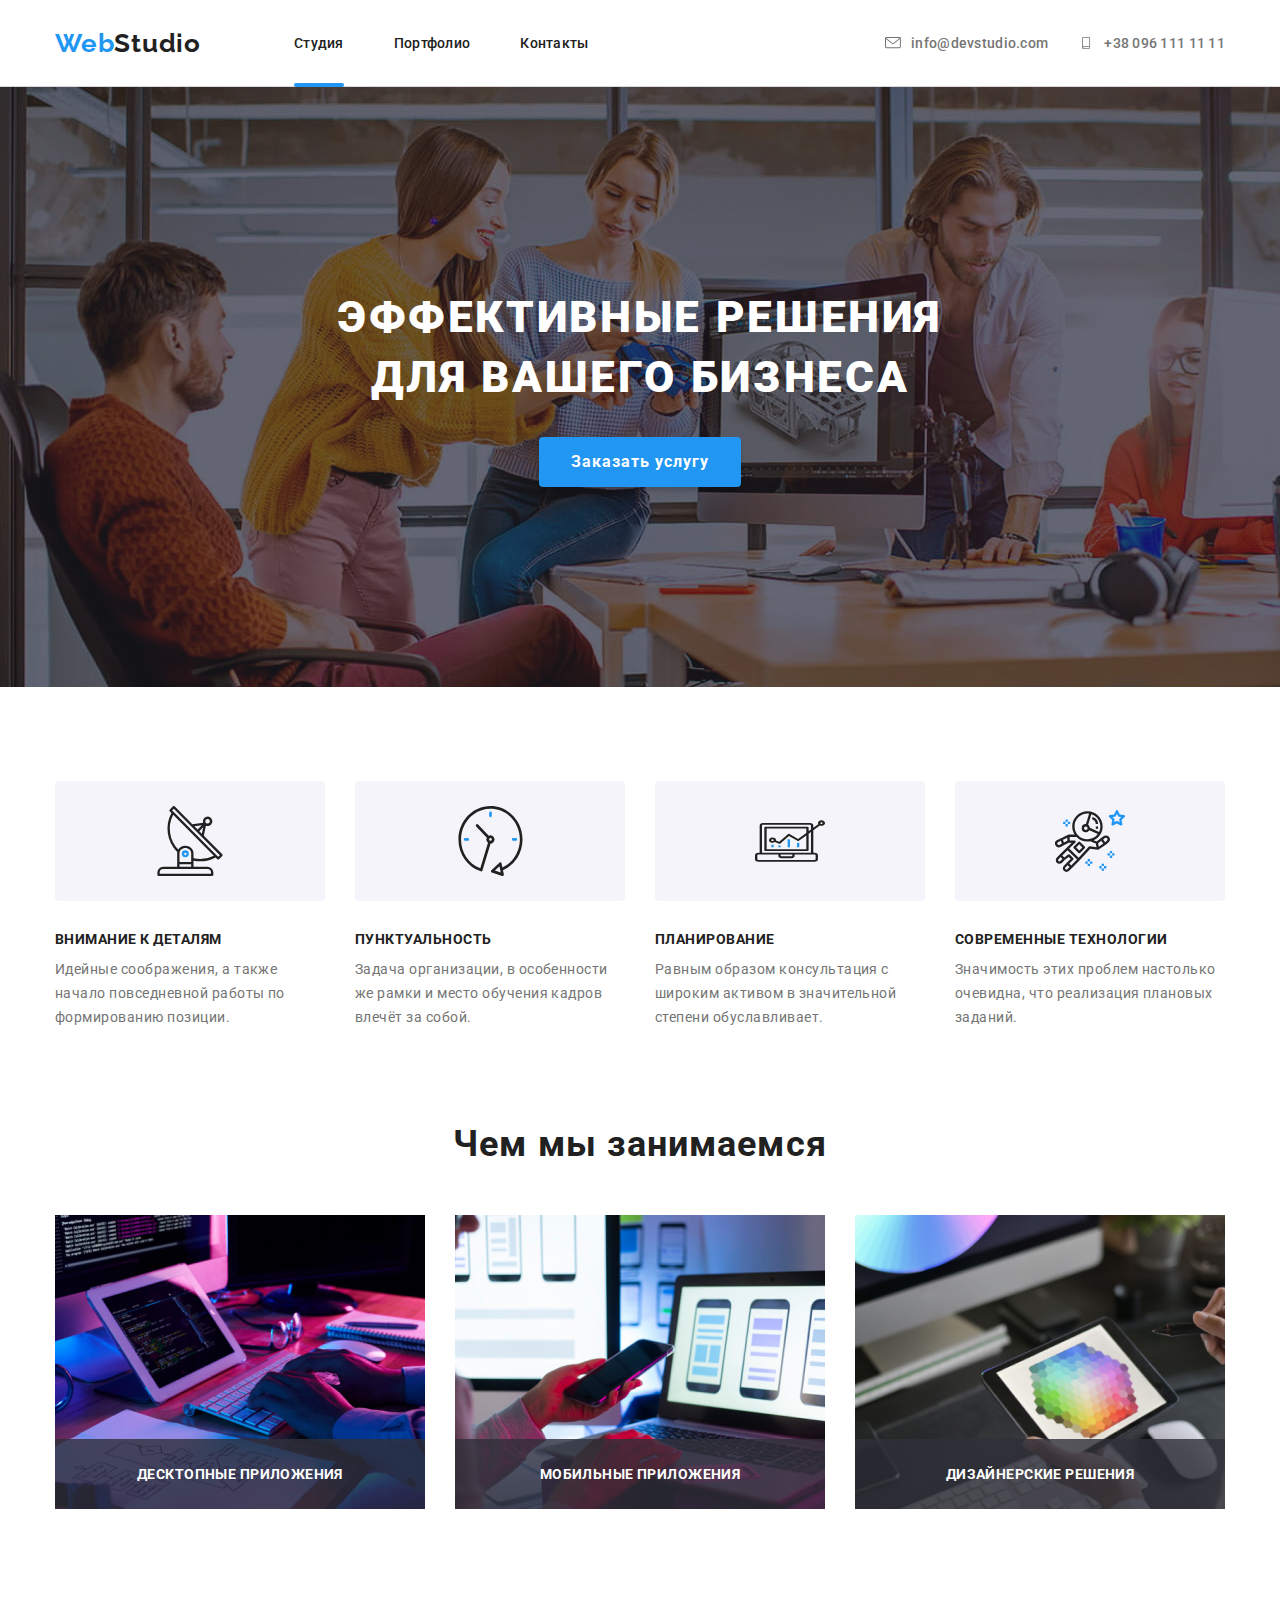
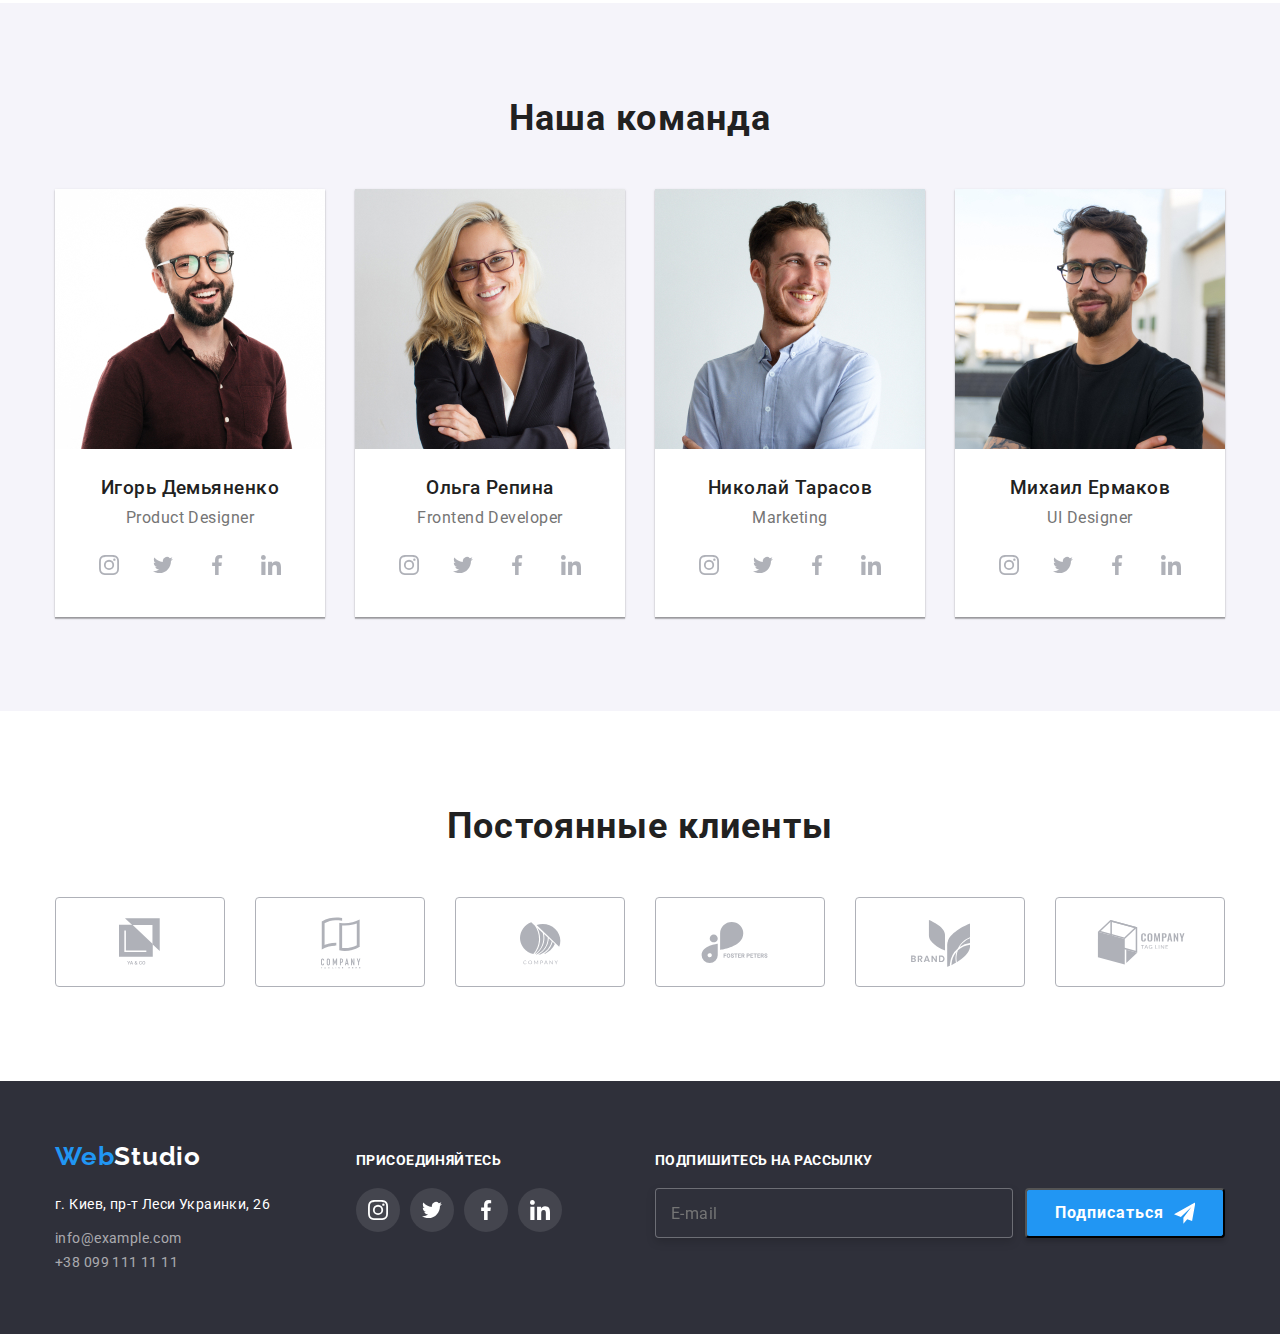
<file: index.html>
<!DOCTYPE html>
<html lang="ru">
  
<head>
    <meta charset="utf-8">
    <meta name="description" content="Создание сайтов для любого бизнеса">
    <title>Web Studio (Version 2.0)</title>
    <link href="https://fonts.googleapis.com/css2?family=Raleway:wght@700&family=Roboto:wght@400;500;700;900&display=swap" rel="stylesheet">
    <link rel="stylesheet" href="https://cdnjs.cloudflare.com/ajax/libs/modern-normalize/1.0.0/modern-normalize.min.css">
    <link rel="stylesheet" href="./css/main.min.css">
</head>
  
  <body>
    <header class="header">
      <div class="container header__container">
        <nav class="main-nav">
          <a href="index.html" class="logo"><span class="logo__part-web">Web</span>Studio</a>
      
          <ul class="page-navigation">
            <li class="page-navigation__item"><a href="./index.html" class="page-navigation__link page-navigation__link--is-active">Студия</a></li>
            <li class="page-navigation__item"><a href="./portfolio.html" class="page-navigation__link">Портфолио</a></li>
            <li class="page-navigation__item"><a href="#contacts" class="page-navigation__link">Контакты</a></li>
          </ul>
        </nav>

        <address class="address">
          <a href="mailto:info@devstudio.com" class="address__link">
            <svg class="address__icon" width="16" height="12">
              <use href="./images/symbol-defs.svg#icon-envelope"></use>
            </svg>info@devstudio.com</a>
          <a href="tel:+380961111111" class="address__link">
            <svg class="address__icon" width="16" height="12">
              <use href="./images/symbol-defs.svg#icon-smartphone"></use>
            </svg>+38 096 111 11 11</a>
        </address>
      </div>
    </header>
    
    <main>
      <section class="page-hero">
          <h1 class="page-hero__title">Эффективные решения для вашего бизнеса</h1>
          <button type="button" class="page-hero__button" data-modal-open>Заказать услугу</button>
      </section>
      
      <section class="features">
        <div class="container">
          <h2 class="features__title">Особенности</h2>
          
          <ul>
            <li class="feature-card feature-card--icon-antenna">
              <h3 class="feature-card__title">Внимание к деталям</h3>
              <p class="feature-card__text">Идейные соображения, а также начало повседневной работы по формированию позиции.</p>
            </li>
          
            <li class="feature-card feature-card--icon-clock">
              <h3 class="feature-card__title">Пунктуальность</h3>
              <p class="feature-card__text">Задача организации, в особенности же рамки и место обучения кадров влечёт за собой.</p>
            </li>
            <li class="feature-card feature-card--icon-diagram">
              <h3 class="feature-card__title">Планирование</h3>
              <p class="feature-card__text">Равным образом консультация с широким активом в значительной степени обуславливает.</p>
            </li>

            <li class="feature-card feature-card--icon-astronaut">
              <h3 class="feature-card__title">Современные технологии</h3>
              <p class="feature-card__text">Значимость этих проблем настолько очевидна, что реализация плановых заданий.</p>
            </li>
          </ul>
        </div>
      </section>
      
      <section class="services">
        <div class="container">
          <h2 class="section-titles">Чем мы занимаемся</h2>
          <ul>
            <li>
              <div class="service-card">
              <img src="images/coding.jpg" alt="Набор кода" width="370">
              <p class="service-card__title">Десктопные приложения</p>
              </div>
            </li>

            <li>
              <div class="service-card">
              <img src="images/adaptivesite.jpg" alt="Адаптация сайта к разным устройствам" width="370">
              <p class="service-card__title">Мобильные приложения</p>
              </div>
            </li>

            <li>
              <div class="service-card">
              <img src="images/design.jpg" alt="Дизайн" width="370">
              <p class="service-card__title">Дизайнерские решения</p>
              </div>
            </li>
          </ul>
        </div>
      </section>
      
      <section class="team">
        <div class="container">
          <h2 class="section-titles">Наша команда</h2>
          <ul>
            <li class="employee-card">
              <img src="images/IgorDemyanenko.jpg" alt="Игорь Демьяненко" width="270">
              <div class="employee-card__thumb">
                <h3 class="employee-card__title">Игорь Демьяненко</h3>
                <p lang="en" class="employee-card__text">Product Designer</p>
                <ul>
                  <li class="social-network">
                    <a href="http://instagram.com/" target="_blank" rel="noopener noreferer"
                    aria-label="Instagram">
                    <svg class="social-network__icon" width="16" height="12">
                      <use href="./images/symbol-defs.svg#icon-instagram"></use>
                    </svg>
                    </a>
                  </li>
                  <li class="social-network">
                    <a href="https://twitter.com/" target="_blank" rel="noopener noreferer"
                      aria-label="Twitter">
                      <svg class="social-network__icon" width="16" height="12">
                        <use href="./images/symbol-defs.svg#icon-twitter"></use>
                      </svg>
                    </a>
                  </li>
                  <li class="social-network">
                    <a href="https://www.facebook.com/" target="_blank" rel="noopener noreferer"
                    aria-label="Facebook">
                      <svg class="social-network__icon" width="16" height="12">
                        <use href="./images/symbol-defs.svg#icon-facebook"></use>
                      </svg>
                    </a>
                  </li>
                  <li class="social-network">
                    <a href="https://www.linkedin.com/" target="_blank" rel="noopener noreferer"
                      aria-label="Linkedin">
                      <svg class="social-network__icon" width="16" height="12">
                        <use href="./images/symbol-defs.svg#icon-linkedin"></use>
                      </svg>
                    </a>
                  </li>
                </ul>
              </div>
            </li>

            <li class="employee-card">
              <img src="images/OlgaRepina.jpg" alt="Ольга Репина" width="270">
              <div class="employee-card__thumb">
                <h3 class="employee-card__title">Ольга Репина</h3>
                <p lang="en" class="employee-card__text">Frontend Developer</p>
                <ul>
                  <li class="social-network">
                    <a href="http://instagram.com/" target="_blank" rel="noopener noreferer" aria-label="Instagram">
                      <svg class="social-network__icon" width="16" height="12">
                        <use href="./images/symbol-defs.svg#icon-instagram"></use>
                      </svg>
                    </a>
                  </li>
                  <li class="social-network">
                    <a href="https://twitter.com/" target="_blank" rel="noopener noreferer" aria-label="Twitter">
                      <svg class="social-network__icon" width="16" height="12">
                        <use href="./images/symbol-defs.svg#icon-twitter"></use>
                      </svg>
                    </a>
                  </li>
                  <li class="social-network">
                    <a href="https://www.facebook.com/" target="_blank" rel="noopener noreferer" aria-label="Facebook">
                      <svg class="social-network__icon" width="16" height="12">
                        <use href="./images/symbol-defs.svg#icon-facebook"></use>
                      </svg>
                    </a>
                  </li>
                  <li class="social-network">
                    <a href="https://www.linkedin.com/" target="_blank" rel="noopener noreferer" aria-label="Linkedin">
                      <svg class="social-network__icon" width="16" height="12">
                        <use href="./images/symbol-defs.svg#icon-linkedin"></use>
                      </svg>
                    </a>
                  </li>
                </ul>
             </div>
            </li>

            <li class="employee-card">
              <img src="images/NikolayTarasov.jpg" alt="Николай Тарасов" width="270">
              <div class="employee-card__thumb">
                <h3 class="employee-card__title">Николай Тарасов</h3>
                <p lang="en" class="employee-card__text">Marketing</p>
                <ul>
                  <li class="social-network">
                    <a href="http://instagram.com/" target="_blank" rel="noopener noreferer" aria-label="Instagram">
                      <svg class="social-network__icon" width="16" height="12">
                        <use href="./images/symbol-defs.svg#icon-instagram"></use>
                      </svg>
                    </a>
                  </li>
                  <li class="social-network">
                    <a href="https://twitter.com/" target="_blank" rel="noopener noreferer" aria-label="Twitter">
                      <svg class="social-network__icon" width="16" height="12">
                        <use href="./images/symbol-defs.svg#icon-twitter"></use>
                      </svg>
                    </a>
                  </li>
                  <li class="social-network">
                    <a href="https://www.facebook.com/" target="_blank" rel="noopener noreferer" aria-label="Facebook">
                      <svg class="social-network__icon" width="16" height="12">
                        <use href="./images/symbol-defs.svg#icon-facebook"></use>
                      </svg>
                    </a>
                  </li>
                  <li class="social-network">
                    <a href="https://www.linkedin.com/" target="_blank" rel="noopener noreferer" aria-label="Linkedin">
                      <svg class="social-network__icon" width="16" height="12">
                        <use href="./images/symbol-defs.svg#icon-linkedin"></use>
                      </svg>
                    </a>
                  </li>
                </ul>
              </div>
            </li>

            <li class="employee-card">
              <img src="images/MihailErmakov.jpg" alt="Михаил Ермаков" width="270">
              <div class="employee-card__thumb">
                <h3 class="employee-card__title">Михаил Ермаков</h3>
                <p lang="en" class="employee-card__text">UI Designer</p>
                <ul>
                  <li class="social-network">
                    <a href="http://instagram.com/" target="_blank" rel="noopener noreferer" aria-label="Instagram">
                      <svg class="social-network__icon" width="16" height="12">
                        <use href="./images/symbol-defs.svg#icon-instagram"></use>
                      </svg>
                    </a>
                  </li>
                  <li class="social-network">
                    <a href="https://twitter.com/" target="_blank" rel="noopener noreferer" aria-label="Twitter">
                      <svg class="social-network__icon" width="16" height="12">
                        <use href="./images/symbol-defs.svg#icon-twitter"></use>
                      </svg>
                    </a>
                  </li>
                  <li class="social-network">
                    <a href="https://www.facebook.com/" target="_blank" rel="noopener noreferer" aria-label="Facebook">
                      <svg class="social-network__icon" width="16" height="12">
                        <use href="./images/symbol-defs.svg#icon-facebook"></use>
                      </svg>
                    </a>
                  </li>
                  <li class="social-network">
                    <a href="https://www.linkedin.com/" target="_blank" rel="noopener noreferer" aria-label="Linkedin">
                      <svg class="social-network__icon" width="16" height="12">
                        <use href="./images/symbol-defs.svg#icon-linkedin"></use>
                      </svg>
                    </a>
                  </li>
                </ul>
              </div>
            </li>
          </ul>
        </div>
      </section>

      <section class="regular-customers">
        <div class="container">
          <h2 class="section-titles">Постоянные клиенты</h2>
          <ul>
            <li class="customer-card">
              <a class="customer-card__link" href="" target="_blank" rel="noopener noreferer">
                <svg class="customer-card__icon customer-card__icon--logo-1">
                  <use href="./images/symbol-defs.svg#icon-logo-1"></use>
                </svg>
              </a>
            </li>
            
            <li class="customer-card">
              <a class="customer-card__link" href="" target="_blank" rel="noopener noreferer">
                <svg class="customer-card__icon customer-card__icon--logo-2">
                  <use href="./images/symbol-defs.svg#icon-logo-2"></use>
                </svg>
              </a>
            </li>

            <li class="customer-card">
              <a class="customer-card__link" href="" target="_blank" rel="noopener noreferer">
                <svg class="customer-card__icon customer-card__icon--logo-3">
                  <use href="./images/symbol-defs.svg#icon-logo-3"></use>
                </svg>
              </a>
            </li>

            <li class="customer-card">
              <a class="customer-card__link" href="" target="_blank" rel="noopener noreferer">
                <svg class="customer-card__icon customer-card__icon--logo-4">
                  <use href="./images/symbol-defs.svg#icon-logo-4"></use>
                </svg>
              </a>
            </li>

            <li class="customer-card">
              <a class="customer-card__link" href="" target="_blank" rel="noopener noreferer">
                <svg class="customer-card__icon customer-card__icon--logo-5">
                  <use href="./images/symbol-defs.svg#icon-logo-5"></use>
                </svg>
              </a>
            </li>

            <li class="customer-card">
              <a class="customer-card__link" href="" target="_blank" rel="noopener noreferer">
                <svg class="customer-card__icon customer-card__icon--logo-6">
                  <use href="./images/symbol-defs.svg#icon-logo-6"></use>
                </svg>
              </a>
            </li>
          </ul>
        </div>
      </section>
    </main>
   
    <footer class="footer">
      <div class="container" id="contacts">
        <div class="contacts-widget">
          <a href="index.html" class="logo logo--white"><span class="logo__part-web">Web</span>Studio</a>
          <address class="contacts-widget__list">
            <span class="contacts-widget__list--post-address">г. Киев, пр-т Леси Украинки, 26</span>
            <a href="mailto:info@example.com" class="contacts-widget__link">info@example.com<br></a>
            <a href="tel:+380991111111" class="contacts-widget__link">+38 099 111 11 11</a>
          </address>
        </div>
        <div class="social-networks-widget">
          <p class="footer-title">Присоединяйтесь</p>
          <ul class="social-networks-list">
            <li class="social-network">
              <a href="http://instagram.com/" target="_blank" rel="noopener noreferer" aria-label="Instagram">
                <svg class="social-network__icon social-network__icon--white" width="16" height="12">
                  <use href="./images/symbol-defs.svg#icon-instagram"></use>
                </svg>
              </a>
            </li>
            <li class="social-network">
              <a href="https://twitter.com/" target="_blank" rel="noopener noreferer" aria-label="Twitter">
                <svg class="social-network__icon social-network__icon--white" width="16" height="12">
                  <use href="./images/symbol-defs.svg#icon-twitter"></use>
                </svg>
              </a>
            </li>
            <li class="social-network">
              <a href="https://www.facebook.com/" target="_blank" rel="noopener noreferer" aria-label="Facebook">
                <svg class="social-network__icon social-network__icon--white" width="16" height="12">
                  <use href="./images/symbol-defs.svg#icon-facebook"></use>
                </svg>
              </a>
            </li>
            <li class="social-network">
              <a href="https://www.linkedin.com/" target="_blank" rel="noopener noreferer" aria-label="Linkedin">
                <svg class="social-network__icon social-network__icon--white" width="16" height="12">
                  <use href="./images/symbol-defs.svg#icon-linkedin"></use>
                </svg>
              </a>
            </li>
          </ul>
        </div>

        <form class="subscribe-form-widget" action="" method="POST">
          <label class="footer-title" for="subscribe">Подпишитесь на рассылку</label>
          <div class="subscribe-form">
            <input class="subscribe-form__input" type="email" name="email" placeholder="E-mail" id="subscribe" />
            <button class="subscribe-button" type="submit">
              Подписаться
              <!--<span class="subscribe-button-text">Подписаться</span>-->
              <svg class="subscribe-button__icon" width="24" height="24">
                <use href="./images/symbol-defs.svg#icon-send"></use>
              </svg>
            </button>
          </div>
        </form>
      </div>
    </footer>

    <div class="backdrop is-hidden" data-modal>
      <div class="modal">
        <button type="button" class="modal__close-button" data-modal-close>
          <svg class="modal__close-icon">
            <use href="./images/symbol-defs.svg#icon-close-x"></use>
          </svg>
        </button>

        <form class="contact-form" action="" method="get">
          <p class="contact-form__title">Оставьте свои данные, мы вам перезвоним</p>
          <div class="inputs-container">
            <label class="inputs-container__title" for="name">Имя</label>
            <div class="contact-input">
              <input class="contact-input__field" type="text" name="name" id="name" />
              <svg class="contact-input__icon">
                <use href="./images/symbol-defs.svg#icon-person"></use>
              </svg>
            </div>
            <label class="inputs-container__title" for="tel">Телефон</label>
            <div class="contact-input">
              <input class="contact-input__field" type="tel" name="tel" id="tel" />
              <svg class="contact-input__icon">
                <use href="./images/symbol-defs.svg#icon-phone"></use>
              </svg>
            </div>
            <label class="inputs-container__title" for="email">Почта</label>
            <div class="contact-input">
              <input class="contact-input__field" type="email" name="email" id="email" />
              <svg class="contact-input__icon">
                <use href="./images/symbol-defs.svg#icon-email"></use>
              </svg>
            </div>
            <label class="inputs-container__title" for="textarea">Комментарий</label>
            <textarea class="comment-area"
              name="comment"
              rows="5"
              placeholder="Введите текст"
              id="textarea">
            </textarea>
          </div>

          <label class="checkbox">
              <input class="checkbox__input" type="checkbox" name="message" />
              <span class="checkbox__icon"></span>
              <span class="checkbox__subscribe">Соглашаюсь с рассылкой и принимаю
                <a class="checkbox__link" href="">Условия договора</a>
              </span>
          </label>

          <button class="contact-form__button" type="submit">Отправить</button>
        </form>
      </div>
    </div>

    <script src="./js/modal.js"></script>
  </body>
</html>
</file>
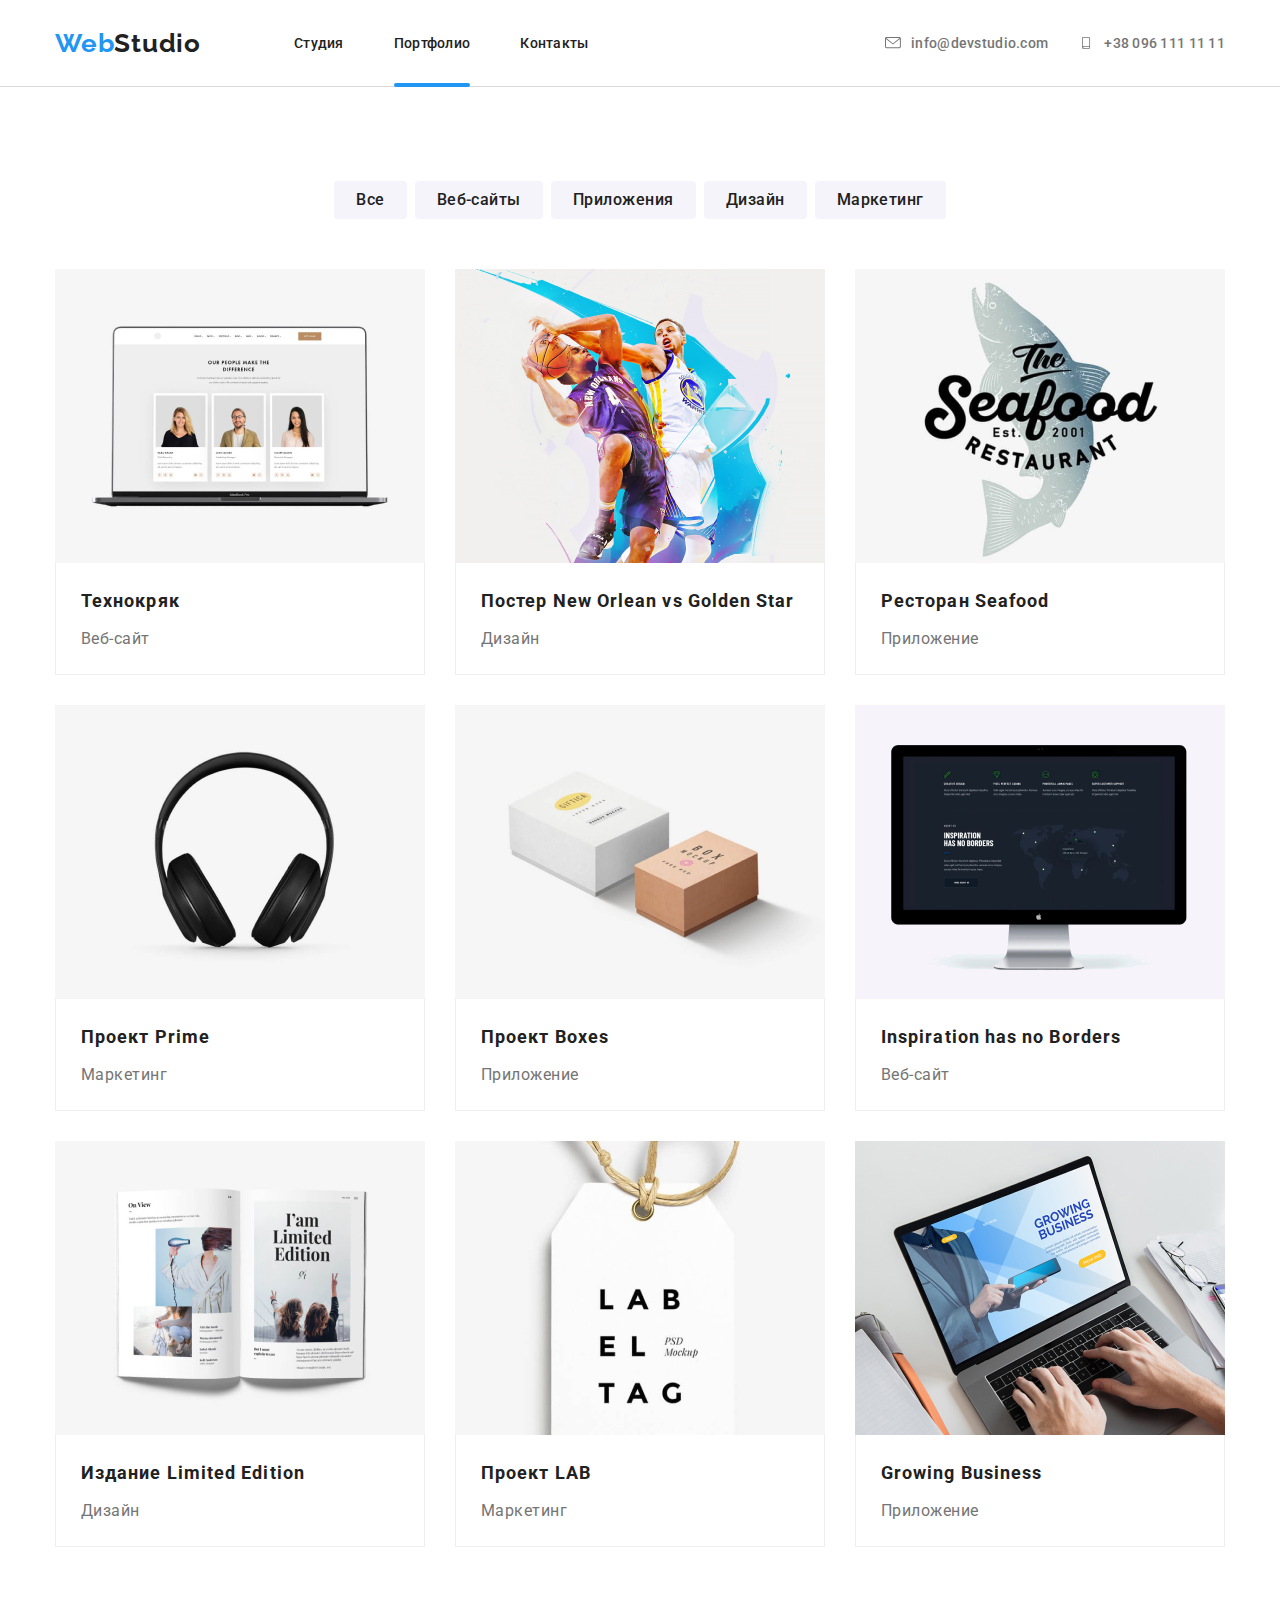
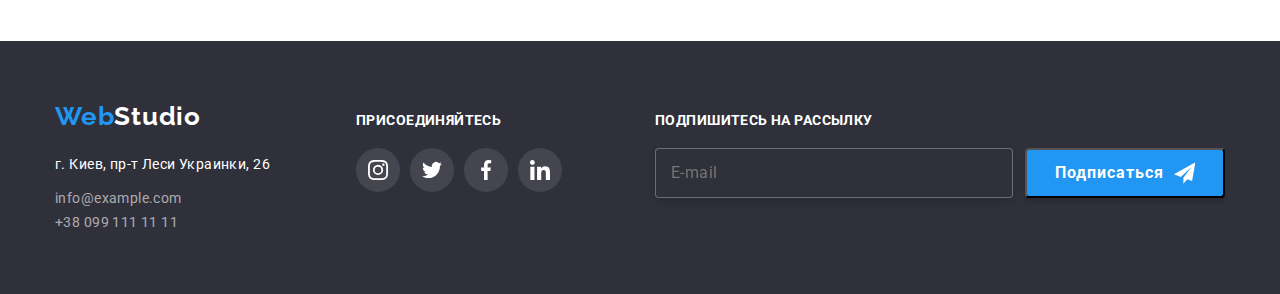
<file: portfolio.html>
<!DOCTYPE html>
<html lang="ru">
  
<head>
    <meta charset="utf-8">
    <meta name="description" content="Портфолио веб-студии по созданию сайтов для бизнеса">
    <title>Портфолио</title>
    <link href="https://fonts.googleapis.com/css2?family=Raleway:wght@700&family=Roboto:wght@400;500;700;900&display=swap" rel="stylesheet">
    <link rel="stylesheet" href="https://cdnjs.cloudflare.com/ajax/libs/modern-normalize/1.0.0/modern-normalize.min.css">
    <link rel="stylesheet" href="./css/main.min.css">
</head>
  
  <body>
    <header class="header">
      <div class="container header__container">
        <nav class="main-nav">
          <a href="index.html" class="logo"><span class="logo__part-web">Web</span>Studio</a>
    
          <ul class="page-navigation">
            <li class="page-navigation__item"><a href="./index.html"
                class="page-navigation__link">Студия</a></li>
            <li class="page-navigation__item"><a href="./portfolio.html" class="page-navigation__link page-navigation__link--is-active">Портфолио</a></li>
            <li class="page-navigation__item"><a href="#contacts" class="page-navigation__link">Контакты</a></li>
          </ul>
        </nav>
    
        <address class="address">
          <a href="mailto:info@devstudio.com" class="address__link">
            <svg class="address__icon" width="16" height="12">
              <use href="./images/symbol-defs.svg#icon-envelope"></use>
            </svg>info@devstudio.com</a>
          <a href="tel:+380961111111" class="address__link">
            <svg class="address__icon" width="16" height="12">
              <use href="./images/symbol-defs.svg#icon-smartphone"></use>
            </svg>+38 096 111 11 11</a>
        </address>
      </div>
    </header>
    
    <main>
      <section class="portfolio-page">
        <div class="container">
          <ul class="nav-projects">
            <li>
              <button type="button" class="nav-projects__button">Все</button>
            </li>
          
            <li>
              <button type="button" class="nav-projects__button">Веб-сайты</button>
            </li>

            <li>
              <button type="button" class="nav-projects__button">Приложения</button>
            </li>

            <li>
              <button type="button" class="nav-projects__button">Дизайн</button>
            </li>

            <li>
              <button type="button" class="nav-projects__button">Маркетинг</button>
            </li>
          </ul>
  
          <ul class="projects-cards-list">
            <li class="project-card">
              <a href="" class="project-card__link">
                <div class="project-card__thumb">
                  <img src="./images/Technocrack.jpg" alt="Открытый сайт на ноутбуке" width="370" class="project-card__image">
                  <p class="project-card__overlay-description">Технокряк это современная площадка распространения коронавируса. Компании используют эту платформу для цифрового
                  шпионажа и атак на защищённые сервера конкурентов.</p>
                </div>
                <div class="project-card__description-thumb">
                  <h2 class="project-card__title">Технокряк</h2>
                  <p class="project-card__type">Веб-сайт</p>
                </div>
              </a>
            </li>

            <li class="project-card">
              <a href="" class="project-card__link">
                <div class="project-card__thumb">
                  <img src="./images/PosterNewOrlean.jpg" alt="Игроки в баскетбол с мячом" width="370" class="project-card__image">
                  <p class="project-card__overlay-description">Lorem ipsum dolor sit amet, consectetur adipisicing elit. A ut minima sequi non maiores explicabo molestias magnam exercitationem harum quidem.</p>
                </div>
                <div class="project-card__description-thumb">
                  <h2 class="project-card__title">Постер New Orlean vs Golden Star</h2>
                  <p class="project-card__type">Дизайн</p>
                </div>
              </a>
            </li>

            <li class="project-card">
              <a href="" class="project-card__link">
                <div class="project-card__thumb">
                  <img src="./images/RestSeaFood.jpg" alt="Название на фоне рыбы" width="370" class="project-card__image">
                  <p class="project-card__overlay-description">Lorem ipsum dolor sit amet consectetur adipisicing elit. Error, consequatur dignissimos rem amet neque labore excepturi aperiam doloremque quia ipsa!</p>
                </div>
                <div class="project-card__description-thumb">
                  <h2 class="project-card__title">Ресторан Seafood</h2>
                  <p class="project-card__type">Приложение</p>
                </div>
              </a>
            </li>

            <li class="project-card">
              <a href="" class="project-card__link">
                <div class="project-card__thumb">
                  <img src="./images/ProjectPrime.jpg" alt="Наушники" width="370" class="project-card__image">
                  <p class="project-card__overlay-description">Lorem ipsum, dolor sit amet consectetur adipisicing elit. Numquam quis dolore optio, deleniti perferendis non sit dolorum veniam minima error.</p>
                </div>
                <div class="project-card__description-thumb">
                  <h2 class="project-card__title">Проект Prime</h2>
                  <p class="project-card__type">Маркетинг</p>
                </div>
              </a>
            </li>

            <li class="project-card">
              <a href="" class="project-card__link">
                <div class="project-card__thumb">
                  <img src="./images/ProjectBoxes.jpg" alt="Коробки с лого" width="370" class="project-card__image">
                  <p class="project-card__overlay-description">Lorem ipsum dolor sit amet consectetur adipisicing elit. Possimus aperiam quas facilis sunt accusantium minima quod quibusdam velit quidem? Aut.</p>
                </div>
                <div class="project-card__description-thumb">
                  <h2 class="project-card__title">Проект Boxes</h2>
                  <p class="project-card__type">Приложение</p>
                </div>
              </a>
            </li>

            <li class="project-card">
              <a href="" class="project-card__link">
                <div class="project-card__thumb">
                  <img src="./images/Inspiration.jpg" alt="Открытый сайт на ПК" width="370" class="project-card__image">
                  <p class="project-card__overlay-description">Lorem ipsum, dolor sit amet consectetur adipisicing elit. Doloribus, obcaecati doloremque vero porro quas adipisci iure ipsam possimus voluptas aspernatur!</p>
                </div>
                <div class="project-card__description-thumb">
                  <h2 class="project-card__title">Inspiration has no Borders</h2>
                  <p class="project-card__type">Веб-сайт</p>
                </div>
              </a>
            </li>

            <li class="project-card">
              <a href="" class="project-card__link">
                <div class="project-card__thumb">
                  <img src="./images/LimitedEdition.jpg" alt="Журнал" width="370" class="project-card__image">
                  <p class="project-card__overlay-description">Lorem ipsum dolor sit amet consectetur, adipisicing elit. Quidem cumque iure ipsa, provident esse quas quod facilis facere unde velit.</p>
                </div>
                <div class="project-card__description-thumb">
                  <h2 class="project-card__title">Издание Limited Edition</h2>
                  <p class="project-card__type">Дизайн</p>
                </div>
              </a>
            </li>

            <li class="project-card">
              <a href="" class="project-card__link">
                <div class="project-card__thumb">
                  <img src="./images/ProjectLAB.jpg" alt="Бирка с лого" width="370" class="project-card__image">
                  <p class="project-card__overlay-description">Lorem, ipsum dolor sit amet consectetur adipisicing elit. Aspernatur vel illo adipisci blanditiis dicta id ullam, iure unde sit quam.</p>
                </div>
                <div class="project-card__description-thumb">
                  <h2 class="project-card__title">Проект LAB</h2>
                  <p class="project-card__type">Маркетинг</p>
                </div>
              </a>
            </li>

            <li class="project-card">
              <a href="" class="project-card__link">
                <div class="project-card__thumb">
                  <img src="./images/GrowingBusiness.jpg" alt="Руки на клавиатуре ноутбука" width="370" class="project-card__image">
                  <p class="project-card__overlay-description">Lorem ipsum dolor sit, amet consectetur adipisicing elit. Ad neque dolores expedita esse ipsam impedit doloremque corporis quae assumenda suscipit?</p>
                </div>
                <div class="project-card__description-thumb">
                  <h2 class="project-card__title">Growing Business</h2>
                  <p class="project-card__type">Приложение</p>
                </div>
              </a>
            </li>
          </ul>
        </div>
      </section>
    </main>
   
    <footer class="footer">
      <div class="container" id="contacts">
        <div class="contacts-widget">
          <a href="index.html" class="logo logo--white"><span class="logo__part-web">Web</span>Studio</a>
          <address class="contacts-widget__list">
            <span class="contacts-widget__list--post-address">г. Киев, пр-т Леси Украинки, 26</span>
            <a href="mailto:info@example.com" class="contacts-widget__link">info@example.com<br></a>
            <a href="tel:+380991111111" class="contacts-widget__link">+38 099 111 11 11</a>
          </address>
        </div>
        <div class="social-networks-widget">
          <p class="footer-title">Присоединяйтесь</p>
          <ul class="social-networks-list">
            <li class="social-network">
              <a href="http://instagram.com/" target="_blank" rel="noopener noreferer" aria-label="Instagram">
                <svg class="social-network__icon social-network__icon--white" width="16" height="12">
                  <use href="./images/symbol-defs.svg#icon-instagram"></use>
                </svg>
              </a>
            </li>
            <li class="social-network">
              <a href="https://twitter.com/" target="_blank" rel="noopener noreferer" aria-label="Twitter">
                <svg class="social-network__icon social-network__icon--white" width="16" height="12">
                  <use href="./images/symbol-defs.svg#icon-twitter"></use>
                </svg>
              </a>
            </li>
            <li class="social-network">
              <a href="https://www.facebook.com/" target="_blank" rel="noopener noreferer" aria-label="Facebook">
                <svg class="social-network__icon social-network__icon--white" width="16" height="12">
                  <use href="./images/symbol-defs.svg#icon-facebook"></use>
                </svg>
              </a>
            </li>
            <li class="social-network">
              <a href="https://www.linkedin.com/" target="_blank" rel="noopener noreferer" aria-label="Linkedin">
                <svg class="social-network__icon social-network__icon--white" width="16" height="12">
                  <use href="./images/symbol-defs.svg#icon-linkedin"></use>
                </svg>
              </a>
            </li>
          </ul>
        </div>
    
        <form class="subscribe-form-widget" action="" method="POST">
          <label class="footer-title" for="subscribe">Подпишитесь на рассылку</label>
          <div class="subscribe-form">
            <input class="subscribe-form__input" type="email" name="email" placeholder="E-mail" id="subscribe" />
            <button class="subscribe-button" type="submit">
              Подписаться
              <!--<span class="subscribe-button-text">Подписаться</span>-->
              <svg class="subscribe-button__icon" width="24" height="24">
                <use href="./images/symbol-defs.svg#icon-send"></use>
              </svg>
            </button>
          </div>
        </form>
      </div>
    </footer>
  </body>
</html>
</file>
<file: css/main.min.css>
ul{list-style-type:none;margin:0px;padding:0px}a{text-decoration:none}img{display:block}.container{width:1200px;padding-left:15px;padding-right:15px;margin-left:auto;margin-right:auto}.features ul,.services ul,.team ul,.regular-customers ul{display:flex;justify-content:space-between}.header{padding-top:25px;padding-bottom:25px;background:#fff;border-bottom:1px solid rgba(0,0,0,0.15)}.header__container,.main-nav{display:flex;align-items:center}.logo{font-family:"Raleway",sans-serif;font-style:normal;font-weight:bold;font-size:26px;line-height:31px;letter-spacing:0.03em;color:#212121;transition-duration:250ms;transition-timing-function:cubic-bezier(0.4, 0, 0.2, 1)}.logo--white{color:#fff}.logo__part-web{color:#2196f3}.page-navigation{display:flex;margin-left:93px;font-family:"Roboto",sans-serif;font-style:normal;font-weight:500;font-size:14px;line-height:16px;letter-spacing:0.02em}.page-navigation__item:not(:last-child){margin-right:50px}.page-navigation__link{position:relative;display:block;color:#212121;padding-top:10px;padding-bottom:10px;transition-duration:250ms;transition-timing-function:cubic-bezier(0.4, 0, 0.2, 1)}.page-navigation__link--is-active::after{position:absolute;left:0;bottom:0;content:"";display:block;width:100%;height:4px;background-color:#2196f3;border-radius:2px;transform:translateY(26px);opacity:1}.address{display:flex;margin-left:auto;font-family:"Roboto",sans-serif;font-style:normal;font-weight:500;font-size:14px;line-height:16px;letter-spacing:0.02em}.address__link{display:flex;align-items:center;justify-content:center;color:#757575;transition-duration:250ms;transition-timing-function:cubic-bezier(0.4, 0, 0.2, 1)}.address__link:not(:last-child){margin-right:30px}.address__icon{margin-right:10px;fill:#757575;transition-duration:250ms;transition-timing-function:cubic-bezier(0.4, 0, 0.2, 1)}.logo:focus{outline-color:#2196f3}.page-navigation__link:hover,.page-navigation:focus{color:#2196f3;outline-color:#2196f3}.address__link:hover,.address__link:focus{color:#2196f3;outline-color:#2196f3}.address__link:hover .address__icon,.address__link:focus .address__icon{fill:#2196f3}.page-hero{height:600px;max-width:1600px;padding-top:200px;padding-bottom:200px;font-family:"Roboto",sans-serif;font-style:normal;text-align:center;background-color:#2f303a;background-image:linear-gradient(rgba(47,48,58,0.4), rgba(47,48,58,0.4)),url(../images/hero-background.jpg);background-size:cover}.page-hero__title{font-weight:900;font-size:44px;line-height:60px;text-transform:uppercase;color:#fff;letter-spacing:0.06em;margin-top:0px;margin-bottom:30px;width:696px;margin-left:auto;margin-right:auto}.page-hero__button{background-color:#2196f3;box-shadow:0px 4px 4px rgba(0,0,0,0.15);font-weight:bold;font-size:16px;line-height:30px;display:flex;text-align:center;border-radius:4px;border:0px;letter-spacing:0.06em;color:#fff;min-width:200px;min-height:50px;padding:10px 32px;margin-left:auto;margin-right:auto;transition-duration:250ms;transition-timing-function:cubic-bezier(0.4, 0, 0.2, 1)}.page-hero__button:hover,.page-hero__button:focus{background-color:#fff;color:#2196f3;box-shadow:0px 3px 1px rgba(0,0,0,0.1),0px 1px 2px rgba(0,0,0,0.08),0px 2px 2px rgba(0,0,0,0.12);outline:0px}.features{background:#fff;font-family:"Roboto",sans-serif;font-style:normal;letter-spacing:0.03em;padding:94px 0px}.features__title{display:none}.feature-card::before{content:"";display:block;width:270px;height:120px;margin-bottom:30px;background-size:contain;background-repeat:no-repeat;background-position:center;background-color:#f5f4fa;border-radius:4px}.feature-card--icon-antenna::before{background-image:url(../images/antenna.svg);background-size:70px 70px}.feature-card--icon-clock::before{background-image:url(../images/clock.svg);background-size:67px 70px}.feature-card--icon-diagram::before{background-image:url(../images/diagram.svg);background-size:70px 54px}.feature-card--icon-astronaut::before{background-image:url(../images/astronaut.svg);background-size:70px 70px}.feature-card__title{text-transform:uppercase;font-weight:bold;font-size:14px;line-height:16px;color:#212121;margin-top:0px;margin-bottom:10px}.feature-card__text{font-weight:normal;font-size:14px;line-height:24px;color:#757575;margin-top:0px;margin-bottom:0px;width:270px}.section-titles{font-family:"Roboto",sans-serif;font-style:normal;font-weight:bold;font-size:36px;line-height:42px;text-align:center;letter-spacing:0.03em;color:#212121;margin-top:0px;margin-bottom:50px}.services{background:#fff;padding-bottom:94px}.service-card{position:relative}.service-card__title{position:absolute;bottom:0%;width:100%;height:70px;margin:0px;padding-top:27px;padding-bottom:27px;background-color:rgba(47,48,58,0.8);font-family:Roboto;font-style:normal;font-weight:bold;font-size:14px;line-height:16px;text-align:center;letter-spacing:0.03em;text-transform:uppercase;color:#fff}.team{background:#f5f4fa;padding:94px 0px}.employee-card{background:#fff;box-shadow:0px 1px 3px rgba(0,0,0,0.12),0px 1px 1px rgba(0,0,0,0.14),0px 2px 1px rgba(0,0,0,0.2);font-family:"Roboto",sans-serif;font-style:normal;font-size:16px;line-height:19px;text-align:center;letter-spacing:0.03em;width:270px}.employee-card__thumb{padding:30px 32px}.employee-card__title{font-weight:500;color:#212121;margin-top:0px;margin-bottom:10px}.employee-card__text{font-weight:normal;color:#757575;margin-top:0px;margin-bottom:16px}.social-network{width:44px;height:44px;padding:12px;border-radius:25px;background-color:rgba(255,255,255,0.1);transition-duration:250ms;transition-timing-function:cubic-bezier(0.4, 0, 0.2, 1)}.social-network:not(:last-child){margin-right:10px}.social-network__icon{fill:#afb1b8;width:20px;height:20px;transition-duration:250ms;transition-timing-function:cubic-bezier(0.4, 0, 0.2, 1)}.social-network__icon--white{fill:#fff}.social-network:hover,.social-network:focus{background-color:#2196f3;border-radius:25px}.social-network:hover .social-network__icon,.social-network:focus .social-network__icon{fill:#fff}.regular-customers{padding:94px 0px;background-color:#fff}.customer-card{width:170px;height:90px;border:1px solid #afb1b8;border-radius:4px;transition-duration:250ms;transition-timing-function:cubic-bezier(0.4, 0, 0.2, 1)}.customer-card:hover,.customer-card:focus{border-color:#2196f3}.customer-card__link{display:block;width:170px;height:90px;transition-duration:250ms;transition-timing-function:cubic-bezier(0.4, 0, 0.2, 1)}.customer-card__link:hover .customer-card__icon,.customer-card__link:focus .customer-card__icon{fill:#2196f3}.customer-card__icon{fill:#afb1b8;transition-duration:250ms;transition-timing-function:cubic-bezier(0.4, 0, 0.2, 1)}.customer-card__icon--logo-1{width:45px;height:50px;margin:20px 63px}.customer-card__icon--logo-2{width:40px;height:52px;margin:19px 65px}.customer-card__icon--logo-3{width:41px;height:43px;margin:24px 64px}.customer-card__icon--logo-4{width:80px;height:42px;margin:24px 45px}.customer-card__icon--logo-5{width:59px;height:47px;margin:22px 55px}.customer-card__icon--logo-6{width:89px;height:45px;margin:22px 41px}#contacts{display:flex;align-items:baseline}.footer{background:#2f303a;padding-top:60px;padding-bottom:60px}.contacts-widget{margin-right:70px}.contacts-widget__list{font-family:"Roboto",sans-serif;font-weight:normal;font-style:normal;font-size:14px;line-height:24px;letter-spacing:0.03em}.contacts-widget__list--post-address{display:inline-block;color:#fff;margin-bottom:10px;margin-top:20px}.contacts-widget__link{color:rgba(255,255,255,0.6);inline-size:10px}.social-networks-widget{margin-right:93px}.social-networks-list{display:flex}.footer-title{display:block;margin-top:0px;margin-bottom:20px;font-family:Roboto;font-style:normal;font-weight:bold;font-size:14px;line-height:16px;letter-spacing:0.03em;text-transform:uppercase;color:#fff}.subscribe-form-widget{margin-left:auto}.subscribe-form{display:flex}.subscribe-form__input{width:358px;height:50px;padding:15px;border:1px solid rgba(255,255,255,0.3);filter:drop-shadow(0px 4px 4px rgba(0,0,0,0.15));border-radius:4px;background-color:#2f303a;font-family:Roboto, sans-serif;font-style:normal;font-weight:normal;font-size:16px;line-height:20px;letter-spacing:0.03em;color:rgba(255,255,255,0.6)}.subscribe-button{display:flex;align-items:center;width:200px;height:50px;padding:10px 28px;margin-left:12px;background:#2196f3;box-shadow:0px 4px 4px rgba(0,0,0,0.15);border-radius:4px;font-family:Roboto, sans-serif;font-style:normal;font-weight:bold;font-size:16px;line-height:30px;letter-spacing:0.06em;color:#fff;transition-duration:250ms;transition-timing-function:cubic-bezier(0.4, 0, 0.2, 1)}.subscribe-button__icon{margin-left:10px;fill:#fff;transition-duration:250ms;transition-timing-function:cubic-bezier(0.4, 0, 0.2, 1)}.subscribe-button:hover,.subscribe-button:focus{background-color:#fff;color:#2196f3}.subscribe-button:hover .subscribe-button__icon,.subscribe-button:focus .subscribe-button__icon{fill:#2196f3}.portfolio-page{padding-top:94px;padding-bottom:94px;background:#fff;font-family:"Roboto",sans-serif;font-style:normal}.nav-projects{display:flex;justify-content:center;margin-bottom:50px}.nav-projects>li:not(:last-child){margin-right:8px}.nav-projects__button{padding:6px 22px;background:#f5f4fa;border:0px;font-family:"Roboto",sans-serif;font-style:normal;font-weight:500;font-size:16px;line-height:26px;text-align:center;letter-spacing:0.03em;color:#212121;border-radius:4px;transition-duration:250ms;transition-timing-function:cubic-bezier(0.4, 0, 0.2, 1)}.projects-cards-list{display:flex;flex-wrap:wrap;margin-right:-30px;margin-bottom:-30px}.nav-projects__button:hover,.nav-projects__button:focus{background:#2196f3;box-shadow:0px 3px 1px rgba(0,0,0,0.1),0px 1px 2px rgba(0,0,0,0.08),0px 2px 2px rgba(0,0,0,0.12);color:#fff;border-radius:4px;outline:0px}.project-card:hover,.project-card:focus{box-shadow:0px 1px 1px rgba(0,0,0,0.12),0px 4px 4px rgba(0,0,0,0.06),1px 4px 6px rgba(0,0,0,0.16)}.project-card__link:hover .project-card__thumb::before,.project-card__link:focus .project-card__thumb::before{transform:translateY(0px);background-color:rgba(33,149,243,0.9)}.project-card__link:hover .project-card__overlay-description,.project-card__link:focus .project-card__overlay-description{transform:translateY(0px);opacity:1}.project-card{margin-right:30px;margin-bottom:30px;flex-basis:calc((100% - 3 * 30px) / 3);align-content:stretch;background:#fff;box-sizing:border-box;width:370px;transition-duration:250ms;transition-timing-function:cubic-bezier(0.4, 0, 0.2, 1)}.project-card__link{transition-duration:250ms;transition-timing-function:cubic-bezier(0.4, 0, 0.2, 1)}.project-card__thumb{position:relative;display:block;overflow:hidden}.project-card__thumb::before{content:"";position:absolute;width:100%;height:100%;transform:translateY(100%);transition-duration:250ms;transition-timing-function:cubic-bezier(0.4, 0, 0.2, 1)}.project-card__overlay-description{position:absolute;top:0;left:0;opacity:0;pointer-events:none;margin:0px;padding:63px 24px;display:block;width:100%;height:100%;font-family:Roboto;font-style:normal;font-weight:normal;font-size:18px;line-height:28px;letter-spacing:0.03em;color:#fff;transform:translateY(100%);transition-duration:250ms;transition-timing-function:cubic-bezier(0.4, 0, 0.2, 1)}.project-card__image{width:100%;height:auto}.project-card__description-thumb{padding:20px 25px;border-bottom:1px solid #eee;border-right:1px solid #eee;border-left:1px solid #eee}.project-card__title{font-weight:bold;font-size:18px;line-height:36px;letter-spacing:0.06em;color:#212121;margin-top:0px;margin-bottom:5px}.project-card__type{font-weight:normal;font-size:16px;line-height:30px;letter-spacing:0.03em;color:#757575;margin:0px}.backdrop{position:fixed;top:0;left:0;width:100%;height:100%;background-color:rgba(0,0,0,0.2)}.is-hidden{opacity:0;pointer-events:none}.modal{position:absolute;top:50%;left:50%;padding:40px;transform:translate(-50%, -50%) scale(1);transition-duration:250ms;transition-timing-function:cubic-bezier(0.4, 0, 0.2, 1);width:528px;height:581px;box-shadow:0px 1px 3px rgba(0,0,0,0.12),0px 1px 1px rgba(0,0,0,0.14),0px 2px 1px rgba(0,0,0,0.2);border-radius:4px;background-color:#fff}.is-hidden .modal{transform:translate(-50%, -50%) scale(0.6)}.modal__close-button{position:absolute;top:8px;right:8px;width:30px;height:30px;padding:0px;margin:0px;background-color:#fff;outline-style:none;border:1px solid rgba(0,0,0,0.1);border-radius:25px;transition-duration:250ms;transition-timing-function:cubic-bezier(0.4, 0, 0.2, 1)}.modal__close-button:hover .modal__close-icon,.modal__close-button:focus .modal__close-icon{fill:#2196f3}.modal__close-button:focus{border-color:#2f303a}.modal__close-icon{position:absolute;top:50%;left:50%;transform:translate(-50%, -50%);width:11px;height:11px}.contact-form{display:flex;align-items:center;flex-direction:column;margin-top:2px;font-family:Roboto, sans-serif;font-style:normal}.contact-form__title{margin-top:0px;margin-bottom:12px;font-weight:bold;font-size:20px;line-height:23px;text-align:center;letter-spacing:0.03em;color:#212121}.inputs-container{width:100%}.inputs-container__title{display:block;margin-bottom:4px;font-weight:normal;font-size:12px;line-height:14px;letter-spacing:0.01em;color:#757575}.contact-input{position:relative}.contact-input__field{display:block;padding:0px 40px;margin-bottom:10px;width:100%;height:40px;transition-duration:250ms;transition-timing-function:cubic-bezier(0.4, 0, 0.2, 1);border:1px solid rgba(33,33,33,0.2);border-radius:4px}.contact-input__icon{position:absolute;top:50%;left:15px;transform:translate(0%, -50%);width:15px;height:12px;fill:#212121;transition-duration:250ms;transition-timing-function:cubic-bezier(0.4, 0, 0.2, 1)}.comment-area{display:block;height:120px;width:100%;margin-bottom:20px;border:1px solid rgba(33,33,33,0.2);border-radius:4px;transition-duration:250ms;transition-timing-function:cubic-bezier(0.4, 0, 0.2, 1)}.checkbox{position:relative;display:flex;align-items:center;margin-bottom:30px;text-align:center}.checkbox__input{position:absolute;appearance:none}.checkbox__icon{display:inline-block;width:15px;height:15px;margin-right:8px;border:2px solid #212121;border-radius:2px;transition-duration:250ms;transition-timing-function:cubic-bezier(0.4, 0, 0.2, 1)}.checkbox__subscribe{font-weight:normal;font-size:14px;line-height:24px;letter-spacing:0.03em;color:#757575}.checkbox__link{font-weight:normal;font-size:14px;line-height:24px;letter-spacing:0.03em;color:#2196f3;text-decoration:underline}.contact-form__button{padding:10px 55px;text-align:center;width:200px;height:50px;font-weight:bold;font-size:16px;line-height:30px;text-align:center;letter-spacing:0.06em;color:#fff;background:#2196f3;box-shadow:0px 4px 4px rgba(0,0,0,0.15);border:0px;border-radius:4px}.contact-input__field:focus{outline-color:#2196f3}.contact-input__field:focus+.contact-input__icon{fill:#2196f3}.comment-area:focus{outline-color:#2196f3}.checkbox__input:focus+.checkbox__icon{border-color:#2196f3}.checkbox__input:checked+.checkbox__icon{background-color:#2196f3;background-image:url("../images/icon-check.svg");background-size:contain;background-origin:border-box;border-color:#2196f3}
/*# sourceMappingURL=main.min.css.map */
</file>
